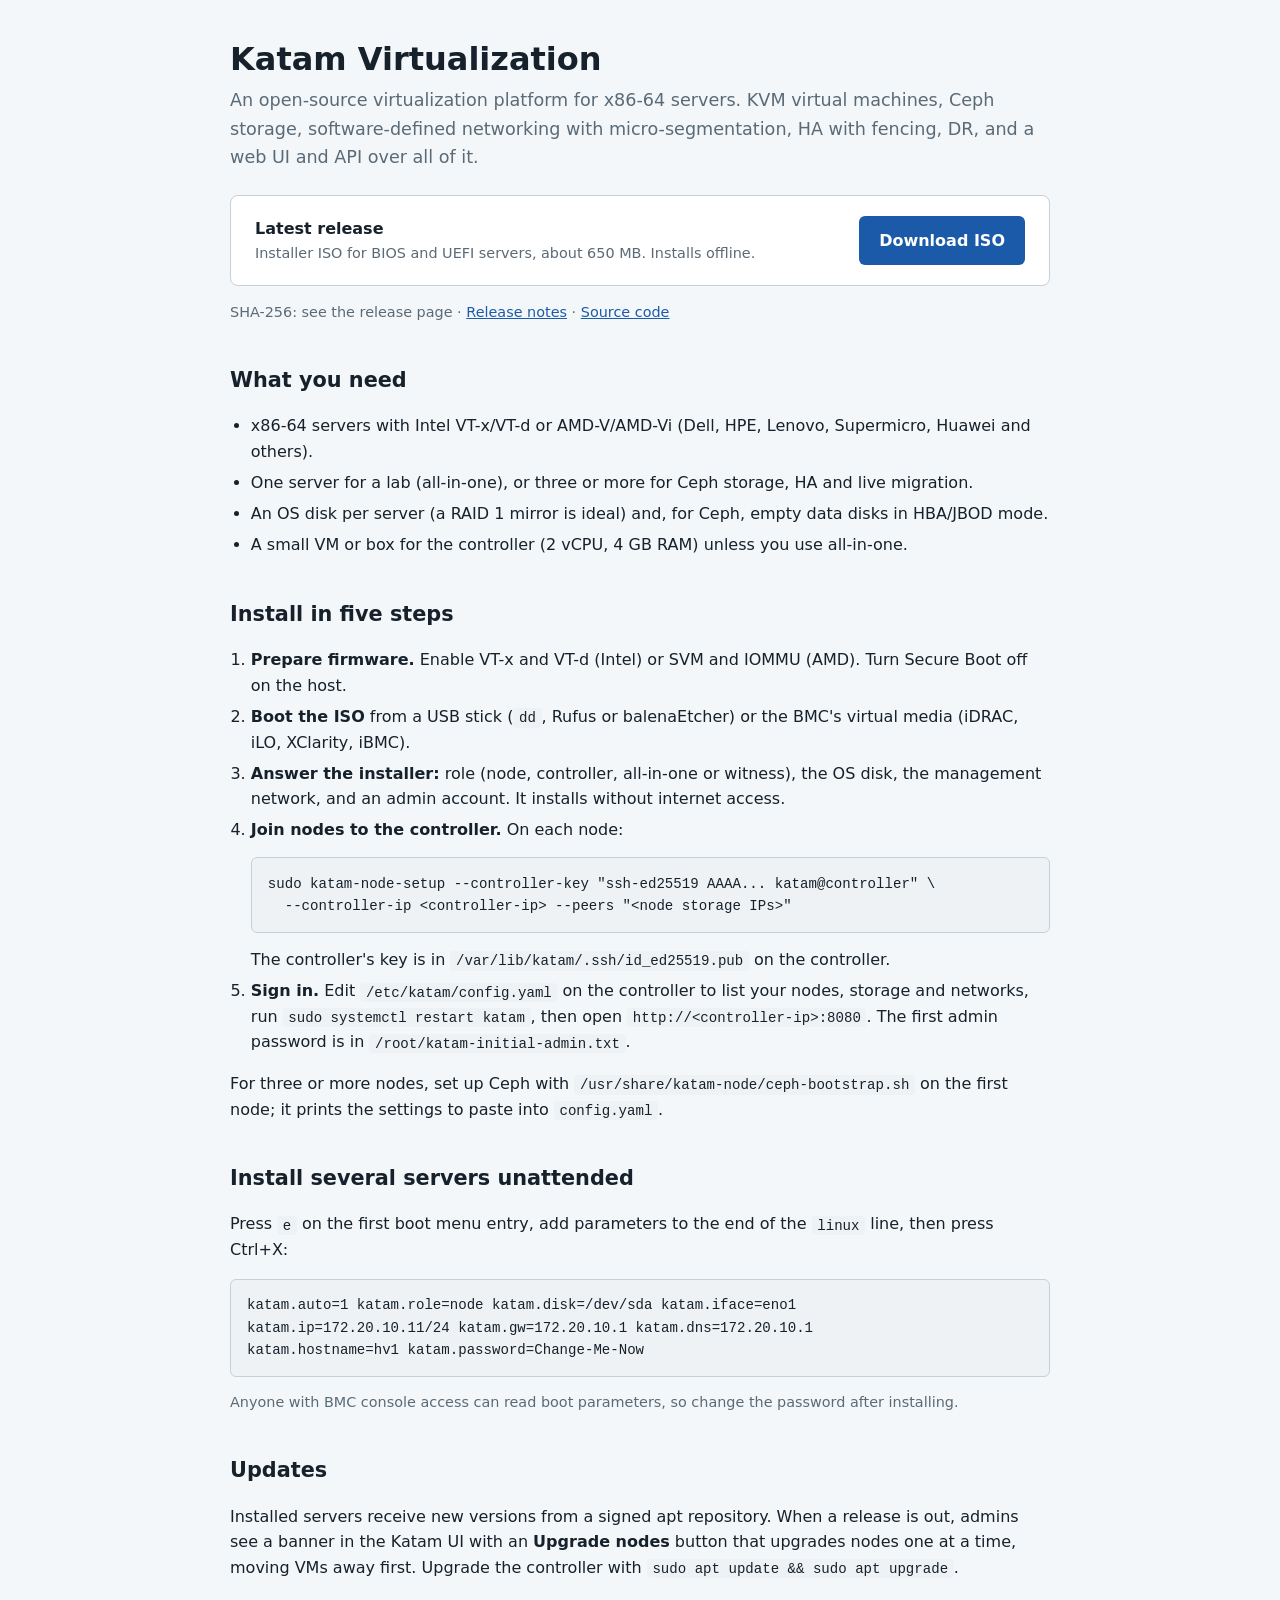
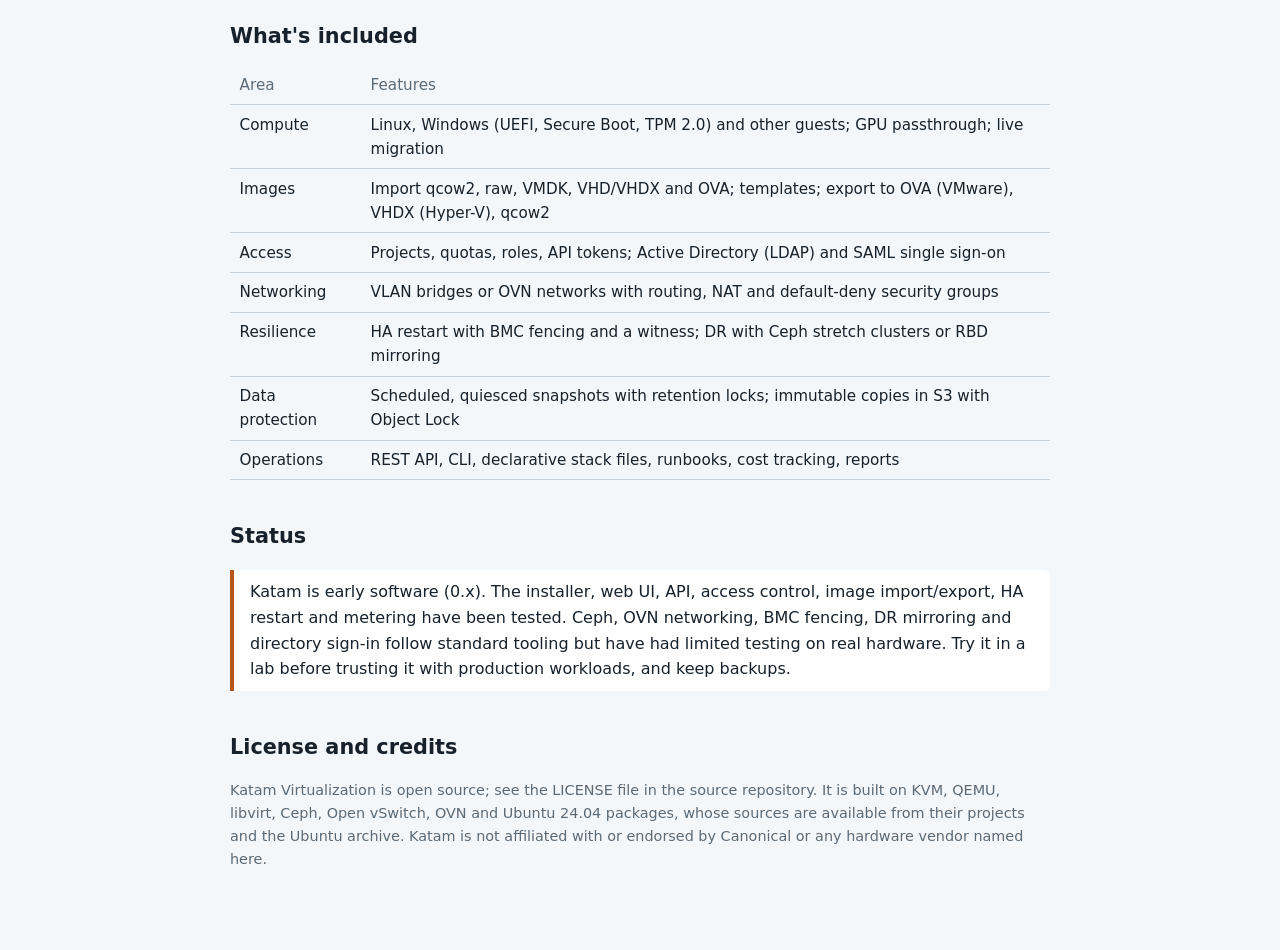
<file: website/download.html>
<!doctype html>
<html lang="en">
<head>
<meta charset="utf-8">
<meta name="viewport" content="width=device-width, initial-scale=1">
<title>Download Katam Virtualization</title>
<meta name="description" content="Katam Virtualization: an open-source virtualization platform for x86-64 servers, built on KVM, Ceph and OVN. Download the installer ISO.">
<style>
  :root { --ink:#16212B; --muted:#5A6A77; --line:#C6D0D8; --bg:#F4F7F9; --panel:#FFFFFF; --accent:#1B5AA8; --code:#EEF2F5; --btn-ink:#FFFFFF; }
  @media (prefers-color-scheme: dark) { :root { --ink:#E6EDF2; --muted:#9AA9B5; --line:#2E3B46; --bg:#121A21; --panel:#18222B; --accent:#6EA8F0; --code:#1E2A34; --btn-ink:#0B1520; } }
  * { box-sizing: border-box; }
  body { margin:0; font:16px/1.6 system-ui,-apple-system,"Segoe UI",sans-serif; color:var(--ink); background:var(--bg); }
  main { max-width: 860px; margin: 0 auto; padding: 2.5rem 1.25rem 4rem; }
  h1 { font-size: 2rem; line-height: 1.2; margin: 0 0 .5rem; }
  h2 { font-size: 1.3rem; margin: 2.5rem 0 .75rem; }
  p.lead { color: var(--muted); font-size: 1.1rem; margin: 0 0 1.5rem; }
  .card { background: var(--panel); border: 1px solid var(--line); border-radius: 8px; padding: 1.25rem 1.5rem; }
  .dl { display:flex; flex-wrap:wrap; gap:1rem; align-items:center; justify-content:space-between; }
  a { color: var(--accent); }
  .btn { display:inline-block; background:var(--accent); color:var(--btn-ink); text-decoration:none; font-weight:600; padding:.75rem 1.25rem; border-radius:6px; }
  .meta { color: var(--muted); font-size: .9rem; }
  code, pre { font-family: ui-monospace,SFMono-Regular,Menlo,Consolas,monospace; font-size: .88rem; }
  code { background: var(--code); padding: .1rem .35rem; border-radius: 4px; }
  pre { background: var(--code); border: 1px solid var(--line); border-radius: 6px; padding: .9rem 1rem; overflow-x: auto; }
  .sha { word-break: break-all; }
  ol, ul { padding-left: 1.3rem; } li { margin: .35rem 0; }
  table { width:100%; border-collapse: collapse; font-size: .95rem; }
  th, td { text-align:left; padding:.45rem .6rem; border-bottom:1px solid var(--line); vertical-align: top; }
  th { color: var(--muted); font-weight: 500; }
  .note { border-left: 4px solid #B5561B; padding: .6rem 1rem; background: var(--panel); border-radius: 0 6px 6px 0; }
  .tablewrap { overflow-x: auto; }
</style>
</head>
<body>
<main>
  <h1>Katam Virtualization</h1>
  <p class="lead">An open-source virtualization platform for x86-64 servers. KVM virtual machines, Ceph storage, software-defined networking with micro-segmentation, HA with fencing, DR, and a web UI and API over all of it.</p>

  <div class="card dl">
    <div>
      <strong id="ver">Latest release</strong>
      <div class="meta" id="rel">Installer ISO for BIOS and UEFI servers, about 650 MB. Installs offline.</div>
    </div>
    <a class="btn" id="iso" href="https://github.com/RaymondKatam/katam/releases/latest">Download ISO</a>
  </div>
  <p class="meta">SHA-256: <span class="sha" id="sha">see the release page</span> · <a id="notes" href="https://github.com/RaymondKatam/katam/releases/latest">Release notes</a> · <a href="https://github.com/RaymondKatam/katam">Source code</a></p>

  <h2>What you need</h2>
  <ul>
    <li>x86-64 servers with Intel VT-x/VT-d or AMD-V/AMD-Vi (Dell, HPE, Lenovo, Supermicro, Huawei and others).</li>
    <li>One server for a lab (all-in-one), or three or more for Ceph storage, HA and live migration.</li>
    <li>An OS disk per server (a RAID 1 mirror is ideal) and, for Ceph, empty data disks in HBA/JBOD mode.</li>
    <li>A small VM or box for the controller (2 vCPU, 4 GB RAM) unless you use all-in-one.</li>
  </ul>

  <h2>Install in five steps</h2>
  <ol>
    <li><strong>Prepare firmware.</strong> Enable VT-x and VT-d (Intel) or SVM and IOMMU (AMD). Turn Secure Boot off on the host.</li>
    <li><strong>Boot the ISO</strong> from a USB stick (<code>dd</code>, Rufus or balenaEtcher) or the BMC's virtual media (iDRAC, iLO, XClarity, iBMC).</li>
    <li><strong>Answer the installer:</strong> role (node, controller, all-in-one or witness), the OS disk, the management network, and an admin account. It installs without internet access.</li>
    <li><strong>Join nodes to the controller.</strong> On each node:
      <pre>sudo katam-node-setup --controller-key "ssh-ed25519 AAAA... katam@controller" \
  --controller-ip &lt;controller-ip&gt; --peers "&lt;node storage IPs&gt;"</pre>
      The controller's key is in <code>/var/lib/katam/.ssh/id_ed25519.pub</code> on the controller.</li>
    <li><strong>Sign in.</strong> Edit <code>/etc/katam/config.yaml</code> on the controller to list your nodes, storage and networks, run <code>sudo systemctl restart katam</code>, then open <code>http://&lt;controller-ip&gt;:8080</code>. The first admin password is in <code>/root/katam-initial-admin.txt</code>.</li>
  </ol>
  <p>For three or more nodes, set up Ceph with <code>/usr/share/katam-node/ceph-bootstrap.sh</code> on the first node; it prints the settings to paste into <code>config.yaml</code>.</p>

  <h2>Install several servers unattended</h2>
  <p>Press <code>e</code> on the first boot menu entry, add parameters to the end of the <code>linux</code> line, then press Ctrl+X:</p>
  <pre>katam.auto=1 katam.role=node katam.disk=/dev/sda katam.iface=eno1
katam.ip=172.20.10.11/24 katam.gw=172.20.10.1 katam.dns=172.20.10.1
katam.hostname=hv1 katam.password=Change-Me-Now</pre>
  <p class="meta">Anyone with BMC console access can read boot parameters, so change the password after installing.</p>

  <h2>Updates</h2>
  <p>Installed servers receive new versions from a signed apt repository. When a release is out, admins see a banner in the Katam UI with an <strong>Upgrade nodes</strong> button that upgrades nodes one at a time, moving VMs away first. Upgrade the controller with <code>sudo apt update &amp;&amp; sudo apt upgrade</code>.</p>

  <h2>What's included</h2>
  <div class="tablewrap"><table>
    <tr><th>Area</th><th>Features</th></tr>
    <tr><td>Compute</td><td>Linux, Windows (UEFI, Secure Boot, TPM 2.0) and other guests; GPU passthrough; live migration</td></tr>
    <tr><td>Images</td><td>Import qcow2, raw, VMDK, VHD/VHDX and OVA; templates; export to OVA (VMware), VHDX (Hyper-V), qcow2</td></tr>
    <tr><td>Access</td><td>Projects, quotas, roles, API tokens; Active Directory (LDAP) and SAML single sign-on</td></tr>
    <tr><td>Networking</td><td>VLAN bridges or OVN networks with routing, NAT and default-deny security groups</td></tr>
    <tr><td>Resilience</td><td>HA restart with BMC fencing and a witness; DR with Ceph stretch clusters or RBD mirroring</td></tr>
    <tr><td>Data protection</td><td>Scheduled, quiesced snapshots with retention locks; immutable copies in S3 with Object Lock</td></tr>
    <tr><td>Operations</td><td>REST API, CLI, declarative stack files, runbooks, cost tracking, reports</td></tr>
  </table></div>

  <h2>Status</h2>
  <p class="note">Katam is early software (0.x). The installer, web UI, API, access control, image import/export, HA restart and metering have been tested. Ceph, OVN networking, BMC fencing, DR mirroring and directory sign-in follow standard tooling but have had limited testing on real hardware. Try it in a lab before trusting it with production workloads, and keep backups.</p>

  <h2>License and credits</h2>
  <p class="meta">Katam Virtualization is open source; see the LICENSE file in the source repository. It is built on KVM, QEMU, libvirt, Ceph, Open vSwitch, OVN and Ubuntu 24.04 packages, whose sources are available from their projects and the Ubuntu archive. Katam is not affiliated with or endorsed by Canonical or any hardware vendor named here.</p>
</main>

<script>
  // Point this at your GitHub Pages feed. The page still works with the static links above if it can't load.
  const FEED = "https://RaymondKatam.github.io/katam/releases.json";
  fetch(FEED).then(r => r.ok ? r.json() : Promise.reject()).then(f => {
    const r = (f.channels && f.channels.stable || [])[0];
    if (!r) return;
    document.getElementById("ver").textContent = `Katam Virtualization ${r.version}`;
    document.getElementById("rel").textContent = `Released ${r.released}. Installer ISO for BIOS and UEFI servers, about 650 MB. Installs offline.`;
    if (r.iso) document.getElementById("iso").href = r.iso;
    if (r.sha256) document.getElementById("sha").textContent = r.sha256;
    if (r.notes) document.getElementById("notes").href = r.notes;
  }).catch(() => {});
</script>
</body>
</html>
</file>
